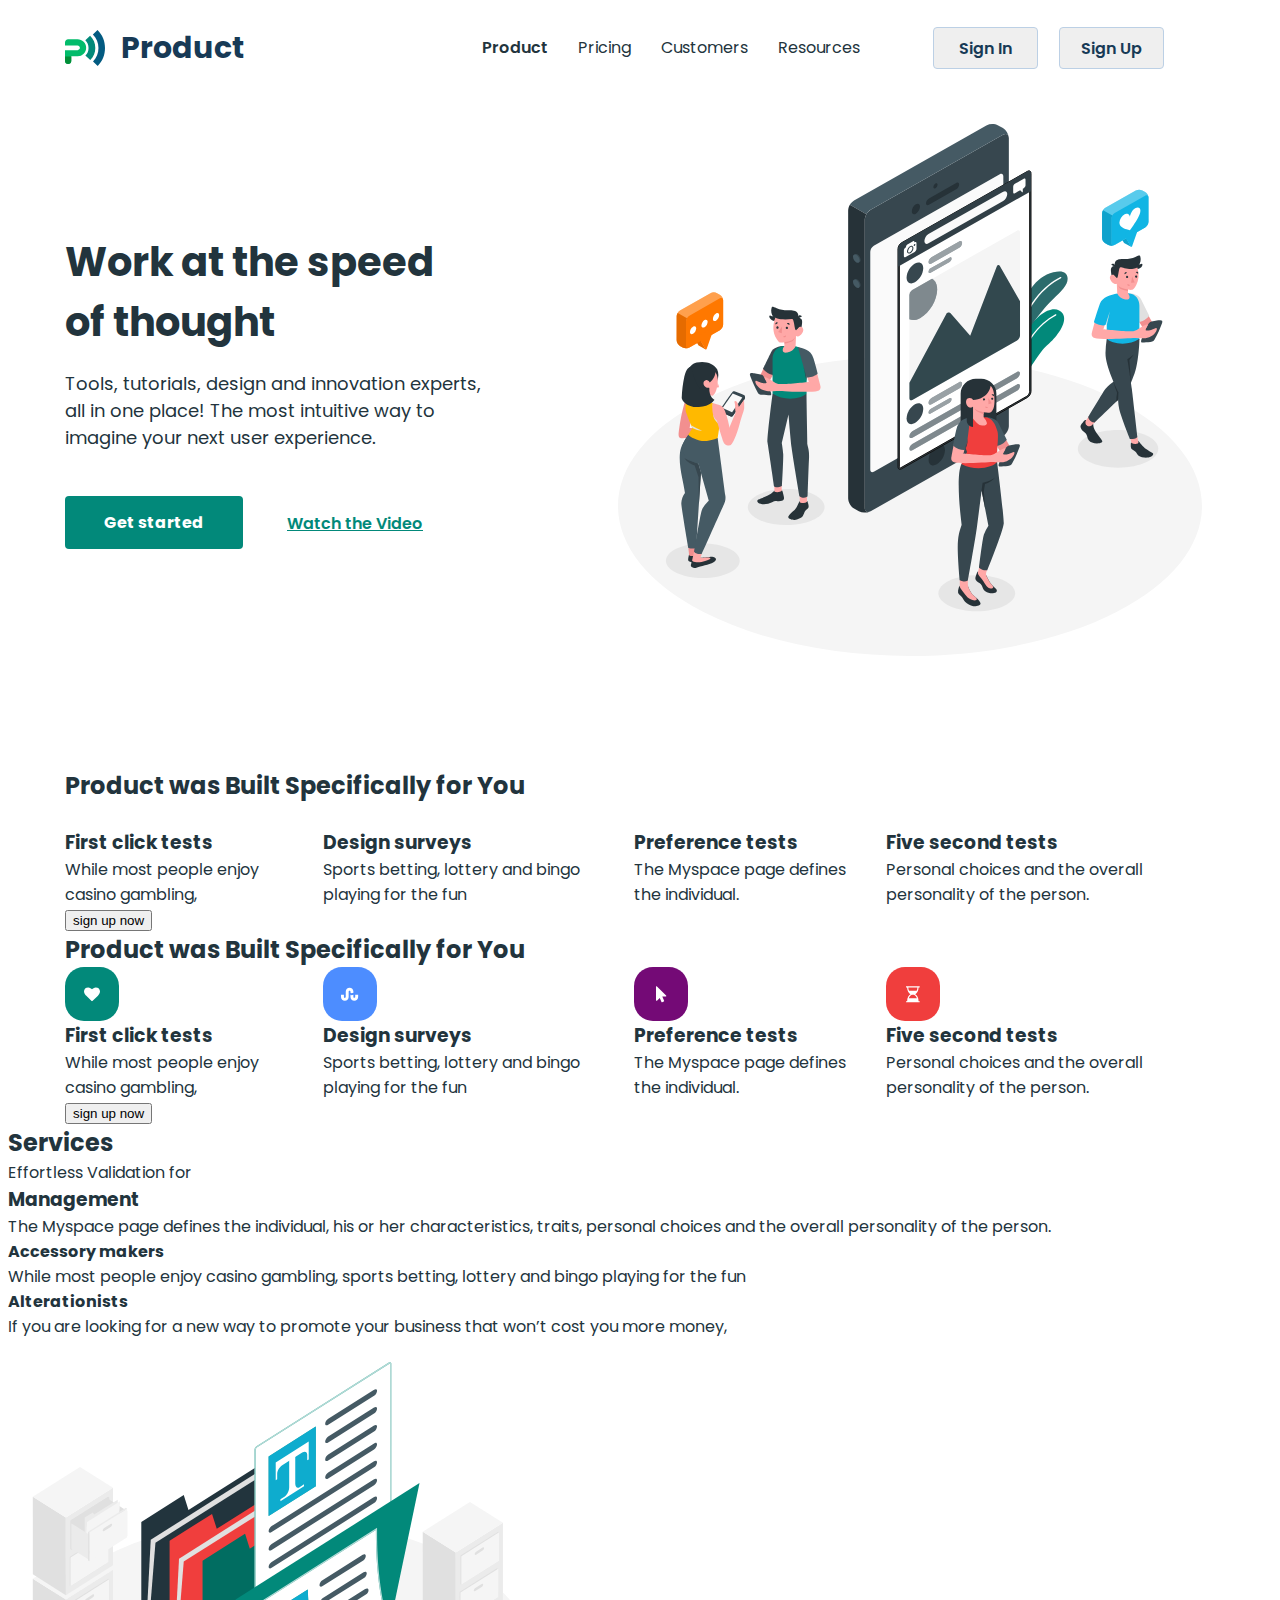
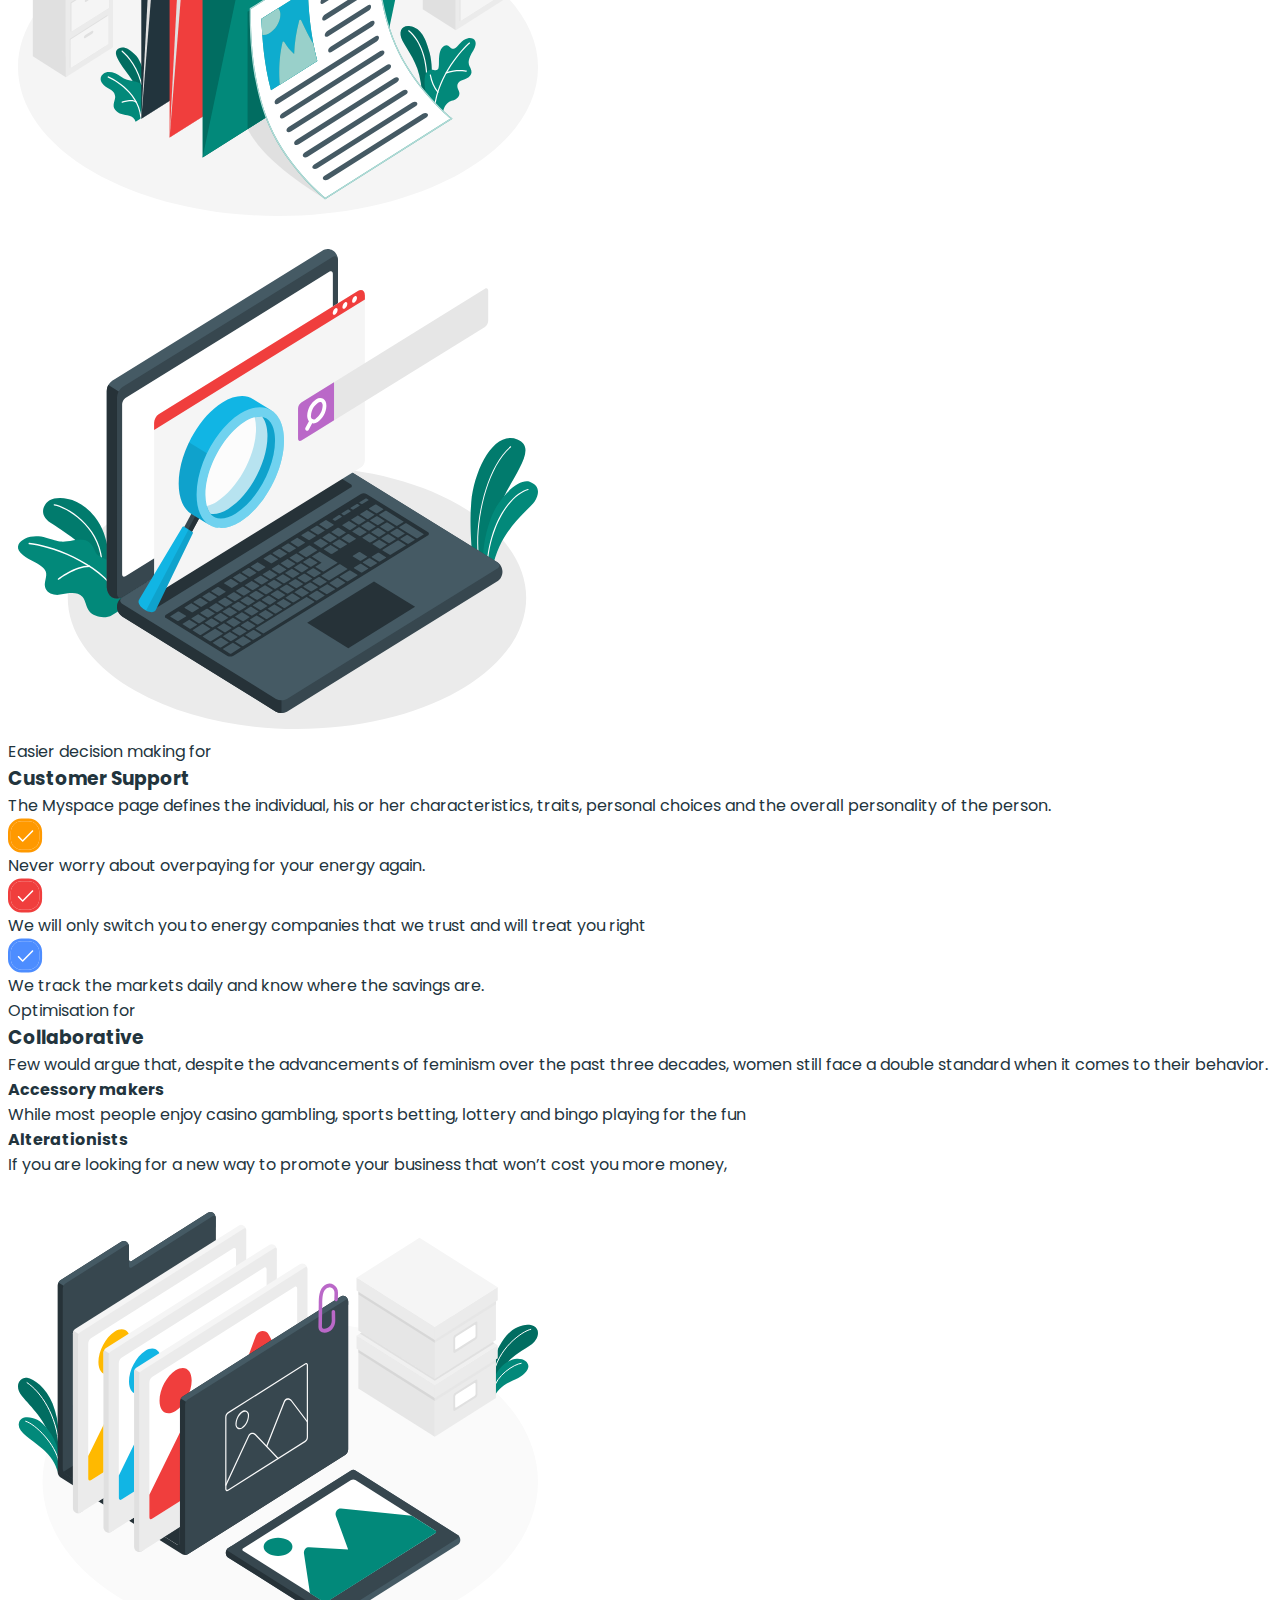
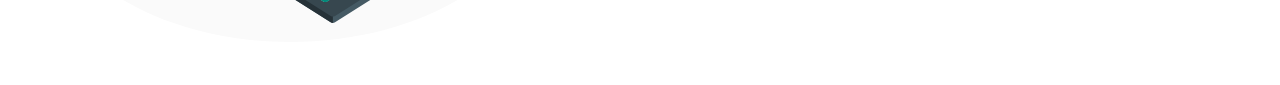
<file: index.html>
<!DOCTYPE html>
<html lang="en">

<head>
  <meta charset="UTF-8">
  <meta name="viewport" content="width=device-width, initial-scale=1.0">
  <title>Business promotion</title>
  <link rel="stylesheet" href="https://cdnjs.cloudflare.com/ajax/libs/modern-normalize/3.0.1/modern-normalize.min.css"
    integrity="sha512-q6WgHqiHlKyOqslT/lgBgodhd03Wp4BEqKeW6nNtlOY4quzyG3VoQKFrieaCeSnuVseNKRGpGeDU3qPmabCANg=="
    crossorigin="anonymous" referrerpolicy="no-referrer" />
  <link rel="preconnect" href="https://fonts.googleapis.com">
  <link rel="preconnect" href="https://fonts.gstatic.com" crossorigin>
  <link
    href="https://fonts.googleapis.com/css2?family=Inter:opsz,wght@500;700&family=Montserrat:wght@400;500;600;700&family=Poppins:wght@400;500;600;700;800&family=Roboto:wght@400;500;700;900&display=swap"
    rel="stylesheet">
  <link rel="stylesheet" href="./css/styles.css">
</head>

<body>
  <header class="header">
    <div class="container header-container">
      <nav class="header-nav">
        <a href="./index.html" class="header-logo">
          <img src="./images/logo.svg" alt="Logo" width="40" height="36">
          Product
        </a>
        <ul class="header-nav-list">
          <li class="header-nav-item">
            <a class="header-nav-link current" href="./index.html">Product</a>
          </li>
          <li class="header-nav-item">
            <a class="header-nav-link" href="./pricing.html">Pricing</a>
          </li>
          <li class="header-nav-item">
            <a class="header-nav-link" href="./customer.html">Customers</a>
          </li>
          <li class="header-nav-item">
            <a class="header-nav-link" href="">Resources</a>
          </li>
        </ul>
      </nav>
      <ul class="header-btn-list">
        <li class="header-btn-item"><button class="header-btn" type="button">Sign In</button></li>
        <li class="header-btn-item"><button class="header-btn" type="button">Sign Up</button></li>
      </ul>
    </div>
  </header>

  <main>
    <!-- HERO SECTION -->
    <section class="hero">
      <div class="container hero-container">
        <div class="hero-box">
          <h1 class="hero-title">Work at the speed of thought</h1>
          <p class="hero-text">Tools, tutorials, design and innovation experts, all in one place! The most intuitive way to
            imagine your next
            user experience.</p>
          <ul class="hero-list">
            <li class="hero-list-item"><button class="hero-btn-start" type="button">Get started</button></li>
            <li class="hero-list-item"><button class="hero-btn-video" type="button">Watch the Video</button></li>
          </ul>
        </div>
        <img src="./images/hero-img.svg" alt="hero image" width="610" height="555">
      </div>
    </section>

    <!-- ABOUT  -->

    <section>
      <div class="container">
        <h2>Product was Built Specifically for You</h2>
        <ul class="product-list">
          <li class="product-item">
            <div class="product-box">
              <svg width="11" height="18">
                <use href="./images/icons.svg#icon-cursor"></use>
              </svg>
            </div>
            <!-- <img src="./images/icon-1.svg" alt="icon-1" width="54" height="63"> -->
            <h3>First click tests</h3>
            <p>While most people enjoy casino gambling,</p>
          </li>
          <li class="product-item">
            <div class="product-box">
              <svg width="18" height="18">
                <use href="./images/icons.svg#icon-wave"></use>
              </svg>
            </div>
            <!-- <img src="./images/icon-2.svg" alt="icon-2" width="54" height="63"> -->
            <h3>Design surveys</h3>
            <p>Sports betting, lottery and bingo playing for the fun</p>
          </li>
          <li class="product-item">
            <div class="product-box">
              <svg width="16" height="18">
                <use href="./images/icons.svg#icon-heart"></use>
              </svg>
            </div>
            <!-- <img src="./images/icon-3.svg" alt="icon-3" width="54" height="63" /> -->
            <h3>Preference tests</h3>
            <p>The Myspace page defines the individual.</p>
          </li>
          <li class="product-item">
            <div class="product-box">
              <svg width="14" height="18">
                <use href="./images/icons.svg#icon-clock"></use>
              </svg>
            </div>
            <!-- <img src="./images/icon-4.svg" alt="icon-4" width="54" height="63"> -->
            <h3>Five second tests</h3>
            <p>Personal choices and the overall personality of the person. </p>
          </li>
        </ul>
        <button type="button">sign up now</button>
      </div>
    </section>


    <section>
      <div class="container">
        <h2>Product was Built Specifically for You</h2>
        <ul class="product-list">
          <li class="product-item">
            <h3 class="product-item-title">First click tests</h3>
            <p>While most people enjoy casino gambling,</p>
          </li>
          <li class="product-item">
            <h3 class="product-item-title">Design surveys</h3>
            <p>Sports betting, lottery and bingo playing for the fun</p>
          </li>
          <li class="product-item">
            <h3 class="product-item-title">Preference tests</h3>
            <p>The Myspace page defines the individual.</p>
          </li>
          <li class="product-item">
            <h3 class="product-item-title">Five second tests</h3>
            <p>Personal choices and the overall personality of the person. </p>
          </li>
        </ul>
        <button type="button">sign up now</button>
      </div>
    </section>


    <!-- SERVICES -->

    <section>
      <h2>Services</h2>
      <ul>
        <li>
          <p>Effortless Validation for</p>
          <h3>Management</h3>
          <p>The Myspace page defines the individual, his or her characteristics, traits, personal choices and the
            overall personality of the person. </p>
          <ul>
            <li>
              <h4>Accessory makers</h4>
              <p>While most people enjoy casino gambling, sports betting, lottery and bingo playing for the fun</p>
            </li>
            <li>
              <h4>Alterationists</h4>
              <p>If you are looking for a new way to promote your business that won’t cost you more money, </p>
            </li>
          </ul>
          <img src="./images/management-img.svg" alt="management-img" width="540" height="500">
        </li>


        <li>
          <img src="./images/support-img.svg" alt="support-img" width="540" height="500">
          <p>Easier decision making for</p>
          <h3>Customer Support</h3>
          <p>The Myspace page defines the individual, his or her characteristics, traits, personal choices and the
            overall personality of the person. </p>

          <ul>
            <li><img src="./images/service-icon-1.svg" alt="service-icon-1" width="35" height="35">Never worry about
              overpaying for your energy again. </li>
            <li><img src="./images/service-icon-2.svg" alt="service-icon-2" width="35" height="35">We will only switch
              you to energy companies that we trust and will treat you right</li>
            <li><img src="./images/service-icon-3.svg" alt="service-icon-3" width="35" height="35">We track the markets
              daily and know where the savings are.</li>
          </ul>
        </li>


        <li>
          <p>Optimisation for</p>
          <h3>Collaborative</h3>
          <p>Few would argue that, despite the advancements of feminism over the past three decades, women still face a
            double standard when it comes to their behavior. </p>
          <ul>
            <li>
              <h4>Accessory makers</h4>
              <p>While most people enjoy casino gambling, sports betting, lottery and bingo playing for the fun</p>
            </li>
            <li>
              <h4>Alterationists</h4>
              <p>If you are looking for a new way to promote your business that won’t cost you more money, </p>
            </li>
          </ul>
          <img src="./images/collaboration-img.svg" alt="collaboration-img" width="540" height="500">
        </li>
      </ul>
    </section>
  </main>
</body>

</html>
</file>
<file: css/styles.css>
ul,
ol {
        list-style-type: none;
        margin: 0;
        padding-left: 0;
}

a {
        text-decoration: none;
}

img {
        display: block;
}

h1,
h2,
h3,
h4,
h5,
h6,
p {
        margin: 0;
}

address {
        font-style: normal;
}

button {
        cursor: pointer;
}

body {
        font-family: Poppins, sans-serif;
        color: #22343d;
        background-color: #fff;
}

.container {
        width: 1150px;
        padding: 0 20px;
        margin: 0 auto;
}

/* HEADER  */

.header {
}
.header-container {
        display: flex;
        align-items: center;
}
.header-nav {
        display: flex;
        margin-right: 73px;
}
.header-logo {
        display: flex;
        align-items: center;
        gap: 16px;
        margin-right: 237px;
        font-weight: 700;
        font-size: 30px;
        line-height: 0.93;
        color: #173a56;
}
.header-nav-list {
        display: flex;
        /* gap: 30px; */
}
.header-nav-item:not(:last-child) {
        margin-right: 30px;
}
.header-nav-link {
        display: block;
        padding: 26px 0;
        line-height: 1.75;
        color: #22343d;
}
.current {
        font-weight: 600;
}
.header-btn-list {
        display: flex;
        gap: 21px;
}
.header-btn-item {
}
.header-btn {
        border: 1px solid #bcd0e5;
        border-radius: 4px;
        min-width: 105px;
        height: 42px;
        font-family: inherit;
        font-weight: 600;
        font-size: 16px;
        text-align: center;
        color: #173a56;
}

.header-btn:hover,
.header-btn:focus {
        color: #fff;
        background-color: #02897a;
        border: none;
}

/* HERO  */

.hero {
        padding-top: 25px;
        padding-bottom: 100px;
}
.hero-container {
        display: flex;
        align-items: center;
        justify-content: space-between;
}
.hero-title {
        max-width: 387px;
        margin-bottom: 18px;
        font-size: 40px;
        line-height: 1.5;
        color: #22343d;
}
.hero-text {
        max-width: 430px;
        margin-bottom: 45px;
        font-size: 18px;
        line-height: 1.5;
        color: #22343d;
}
.hero-list {
        display: flex;
        align-items: center;
        gap: 30px;
}
.hero-list-item {
}
.hero-btn-start {
        border-radius: 4px;
        min-width: 178px;
        height: 53px;
        background-color: #02897a;
        font-family: inherit;
        font-weight: 700;
        font-size: 16px;
        color: #fff;
        border: none;
}
.hero-btn-video {
        min-width: 164px;
        height: 23px;
        font-family: inherit;
        font-weight: 600;
        font-size: 16px;
        text-decoration: underline;
        text-decoration-skip-ink: none;
        color: #02897a;
        border: none;
        background-color: transparent;
}

.product-list {
        display: flex;
        gap: 24px;
}

/* .product-box {
        border-radius: 19px;
        width: 54px;
        height: 54px;
        display: flex;
        align-items: center;
        justify-content: center;
}

.product-item:nth-child(1) .product-box {
        background-color: #02897a;
}
.product-item:nth-child(2) .product-box {
        background-color: #4d8dff;
}
.product-item:nth-child(3) .product-box {
        background-color: #740a76;
}
.product-item:nth-child(4) .product-box {
        background-color: #f03e3d;
} */

.product-item-title::before {
        content: "";
        display: block;
        border-radius: 19px;
        width: 54px;
        height: 54px;
        background-repeat: no-repeat;
        background-position: center;
}

.product-item:nth-child(1) .product-item-title::before {
background-color: #02897a;
background-image: url(../images/product-icon-1.svg);
}
.product-item:nth-child(2) .product-item-title::before {
background-color: #4d8dff;
background-image: url(../images/product-icon-2.svg);
}
.product-item:nth-child(3) .product-item-title::before {
background-color: #740a76;
background-image: url(../images/product-icon-3.svg);
}
.product-item:nth-child(4) .product-item-title::before {
background-color: #f03e3d;
background-image: url(../images/product-icon-4.svg);
}
</file>
